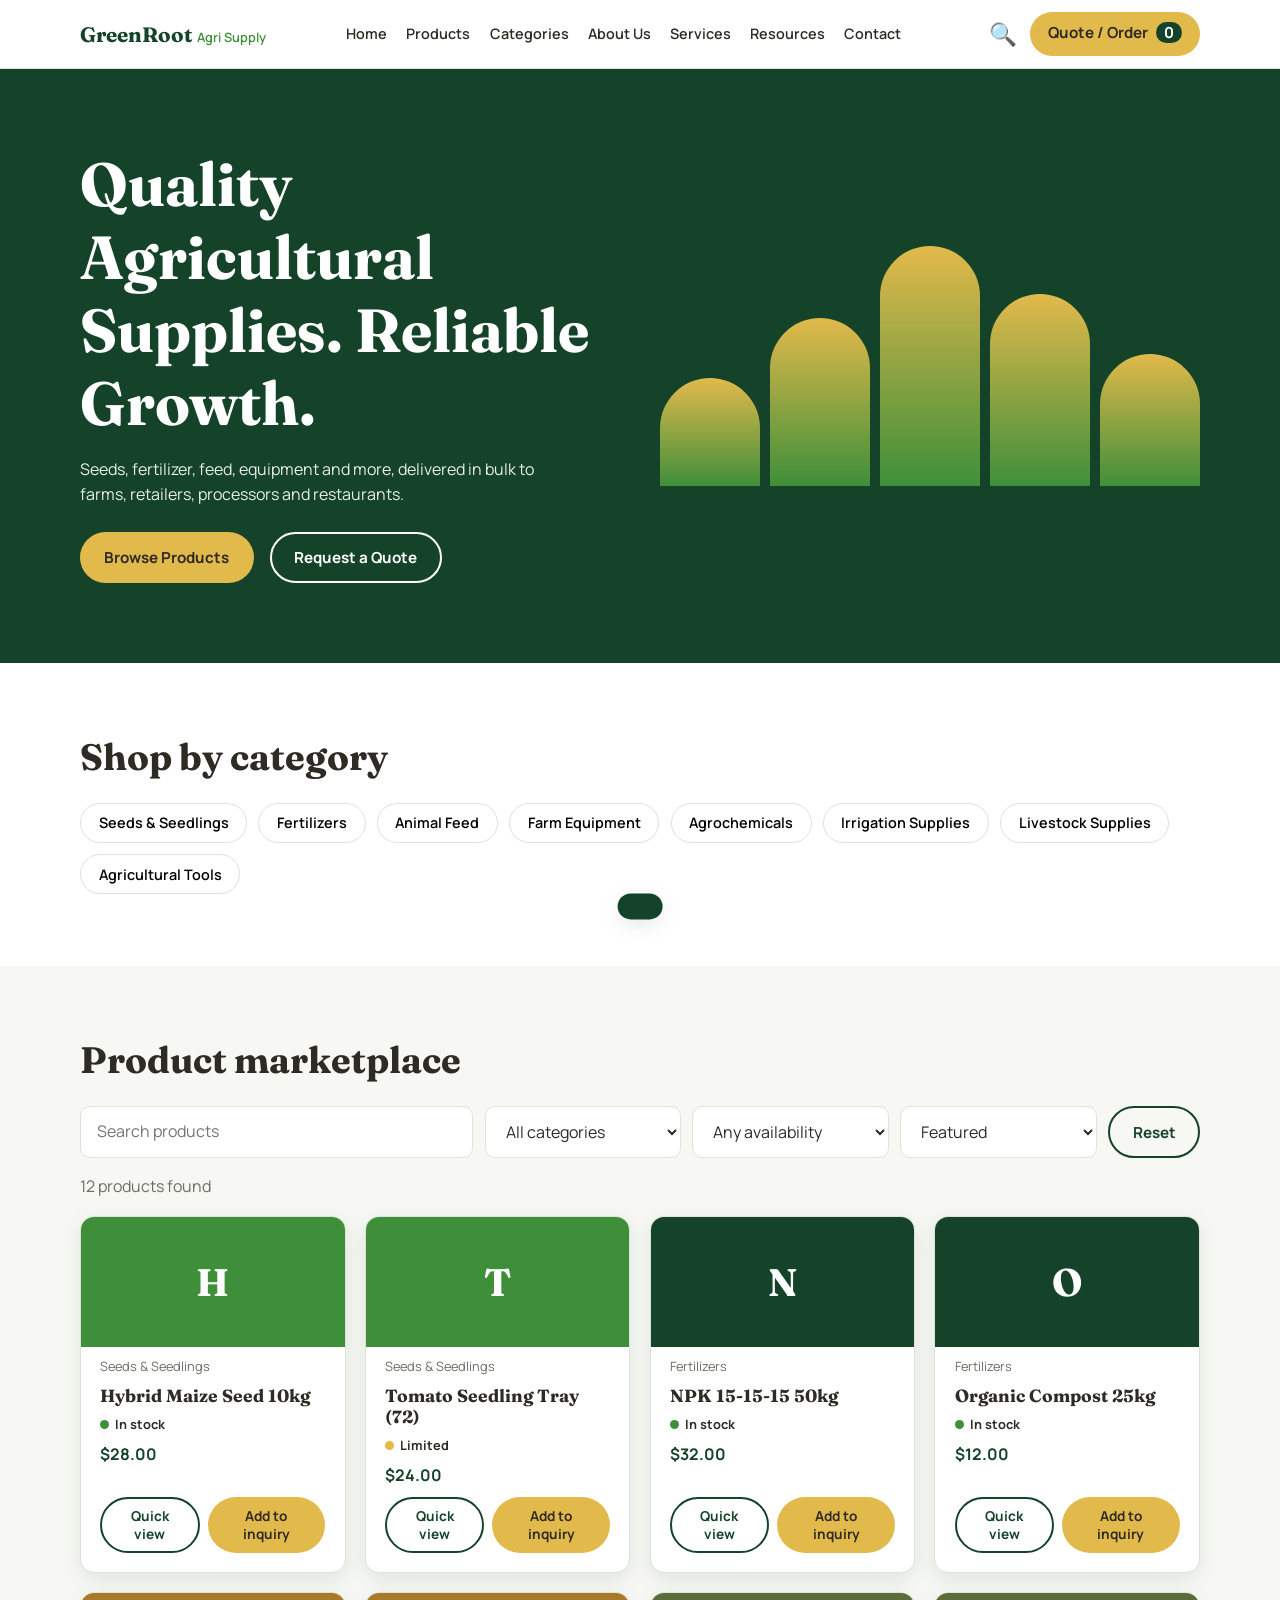
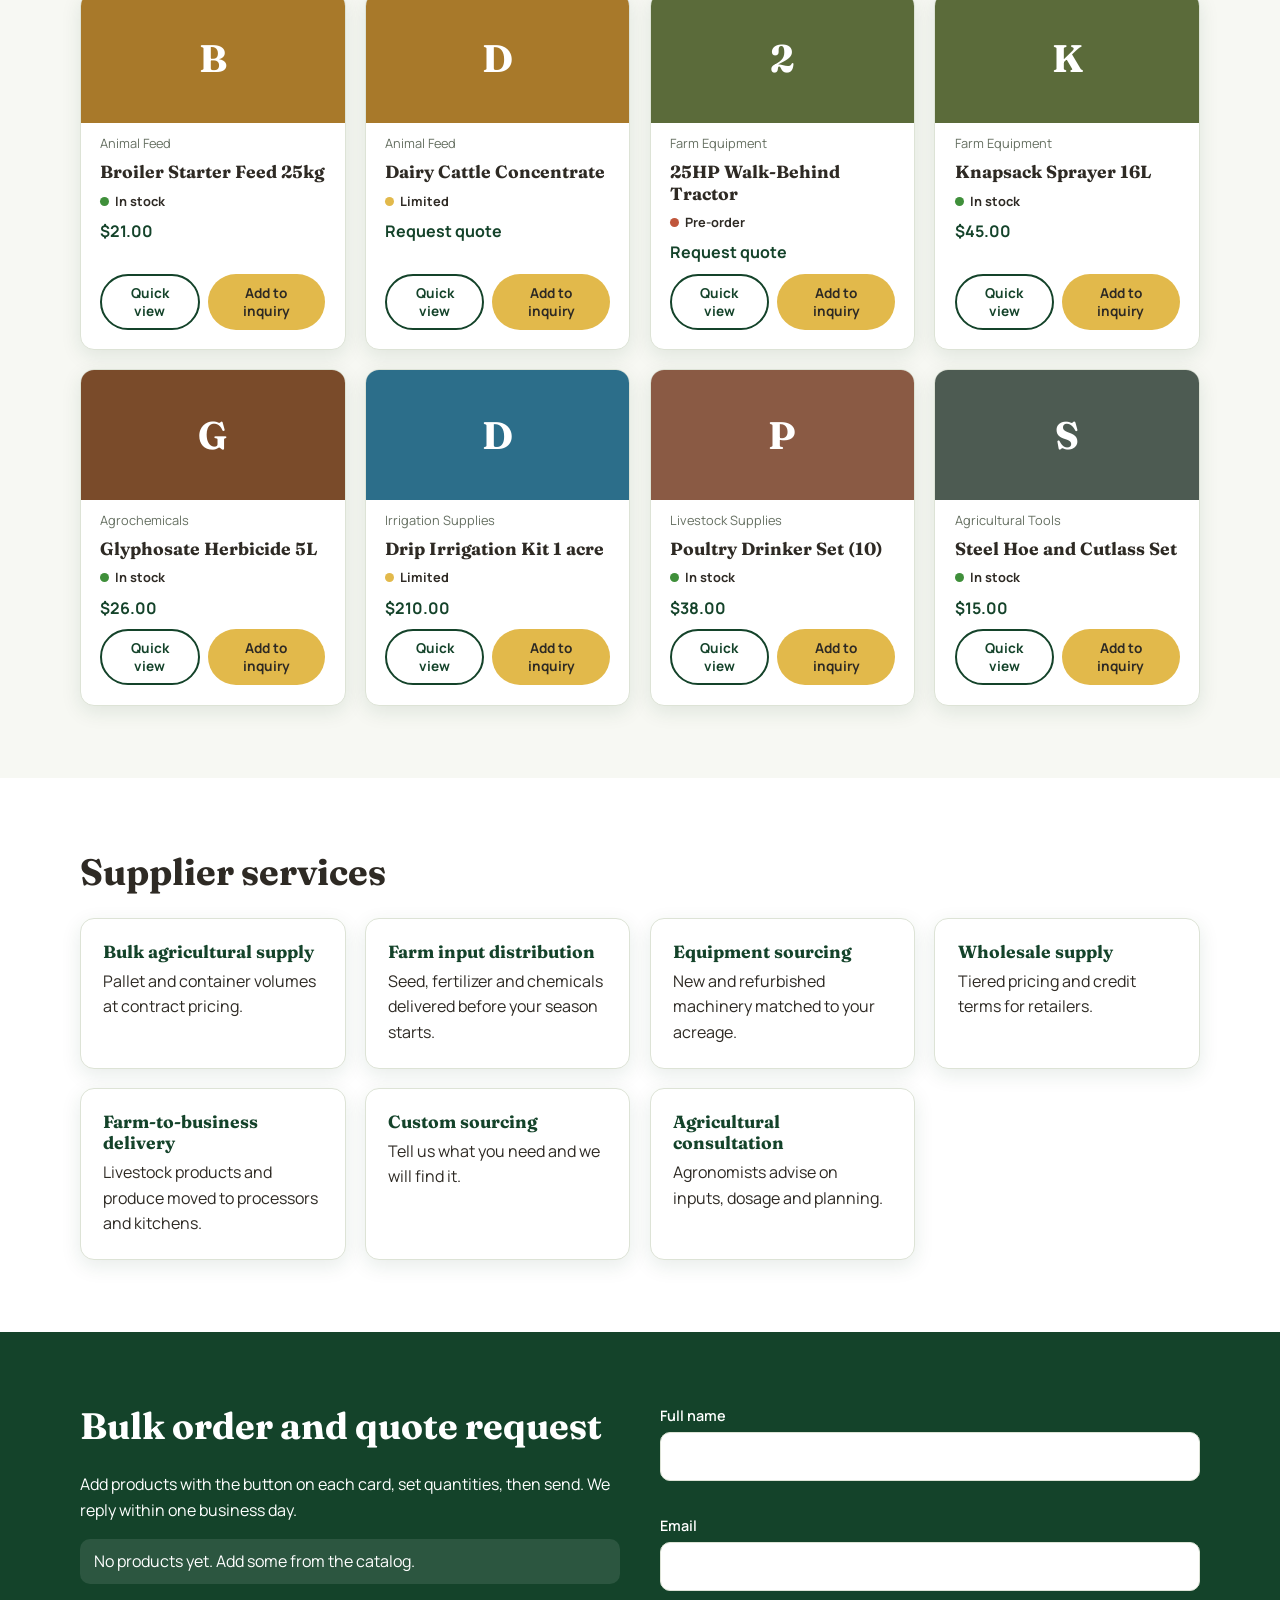
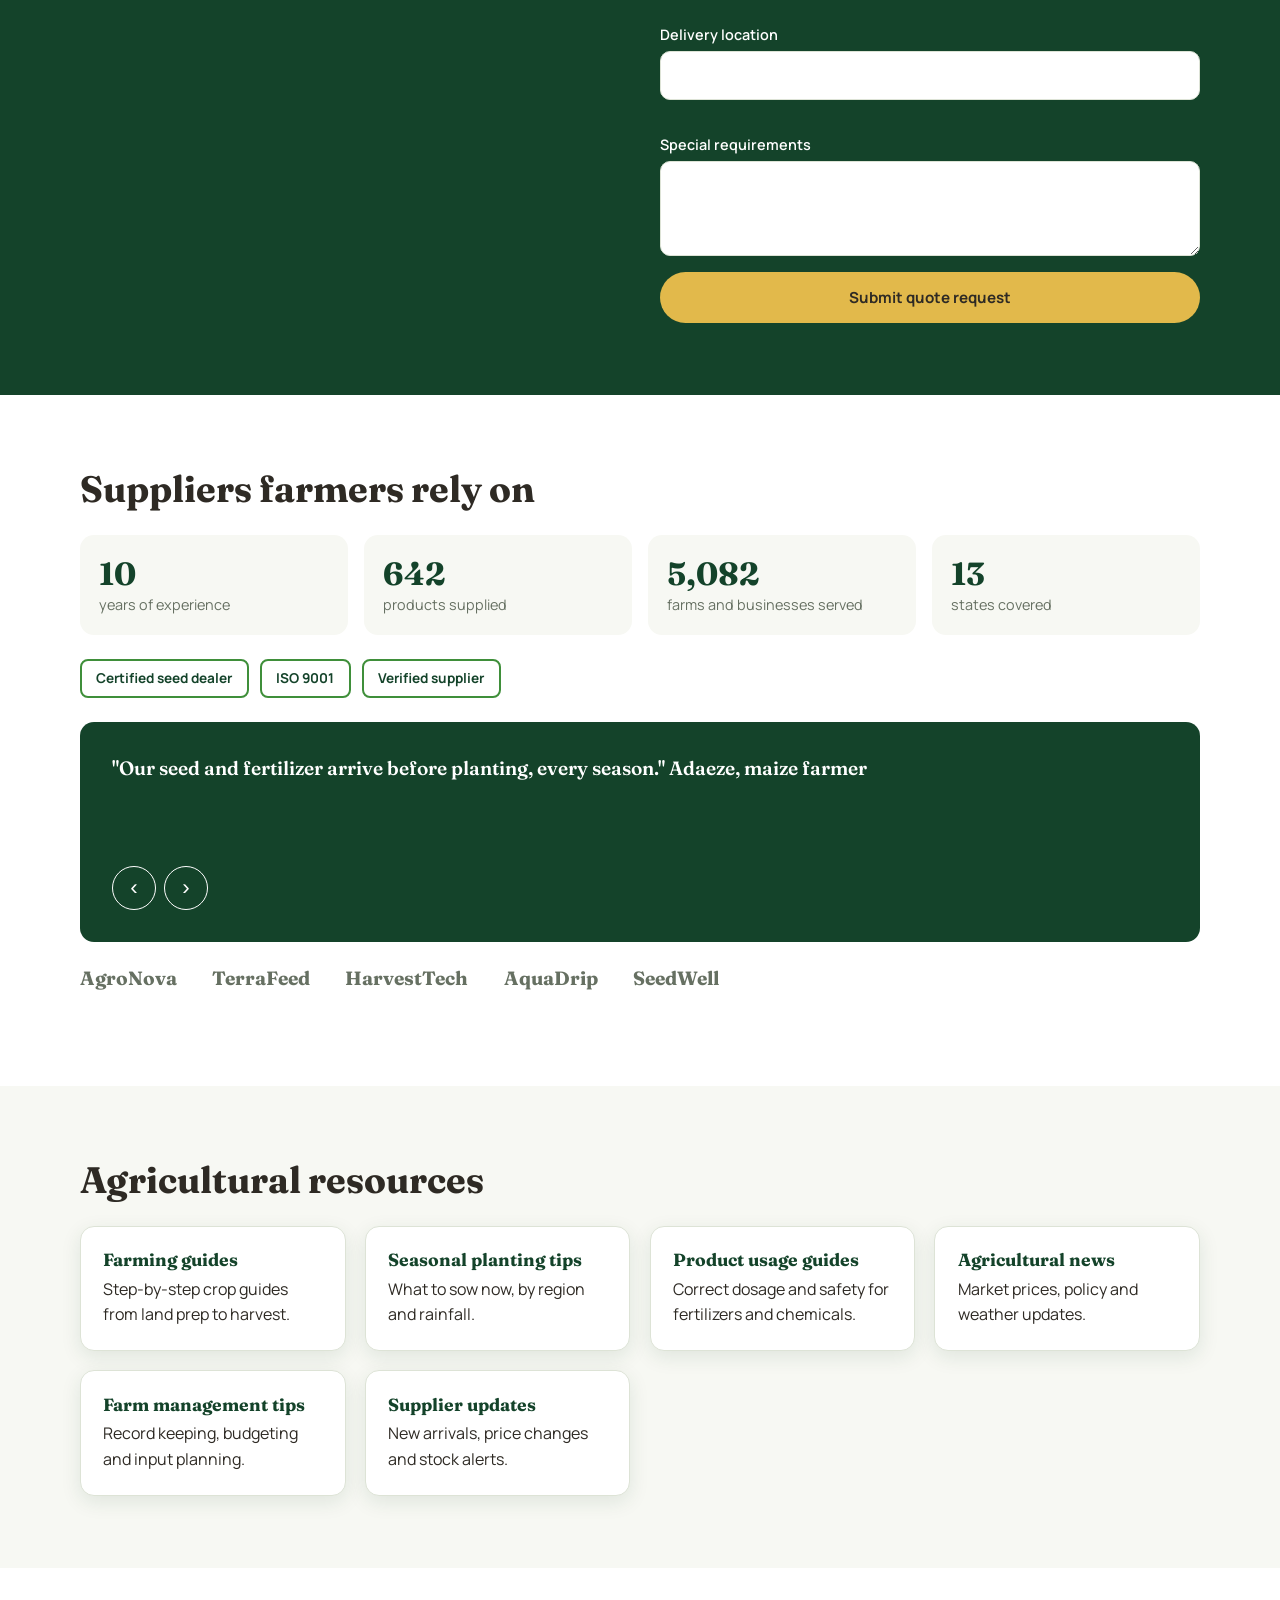
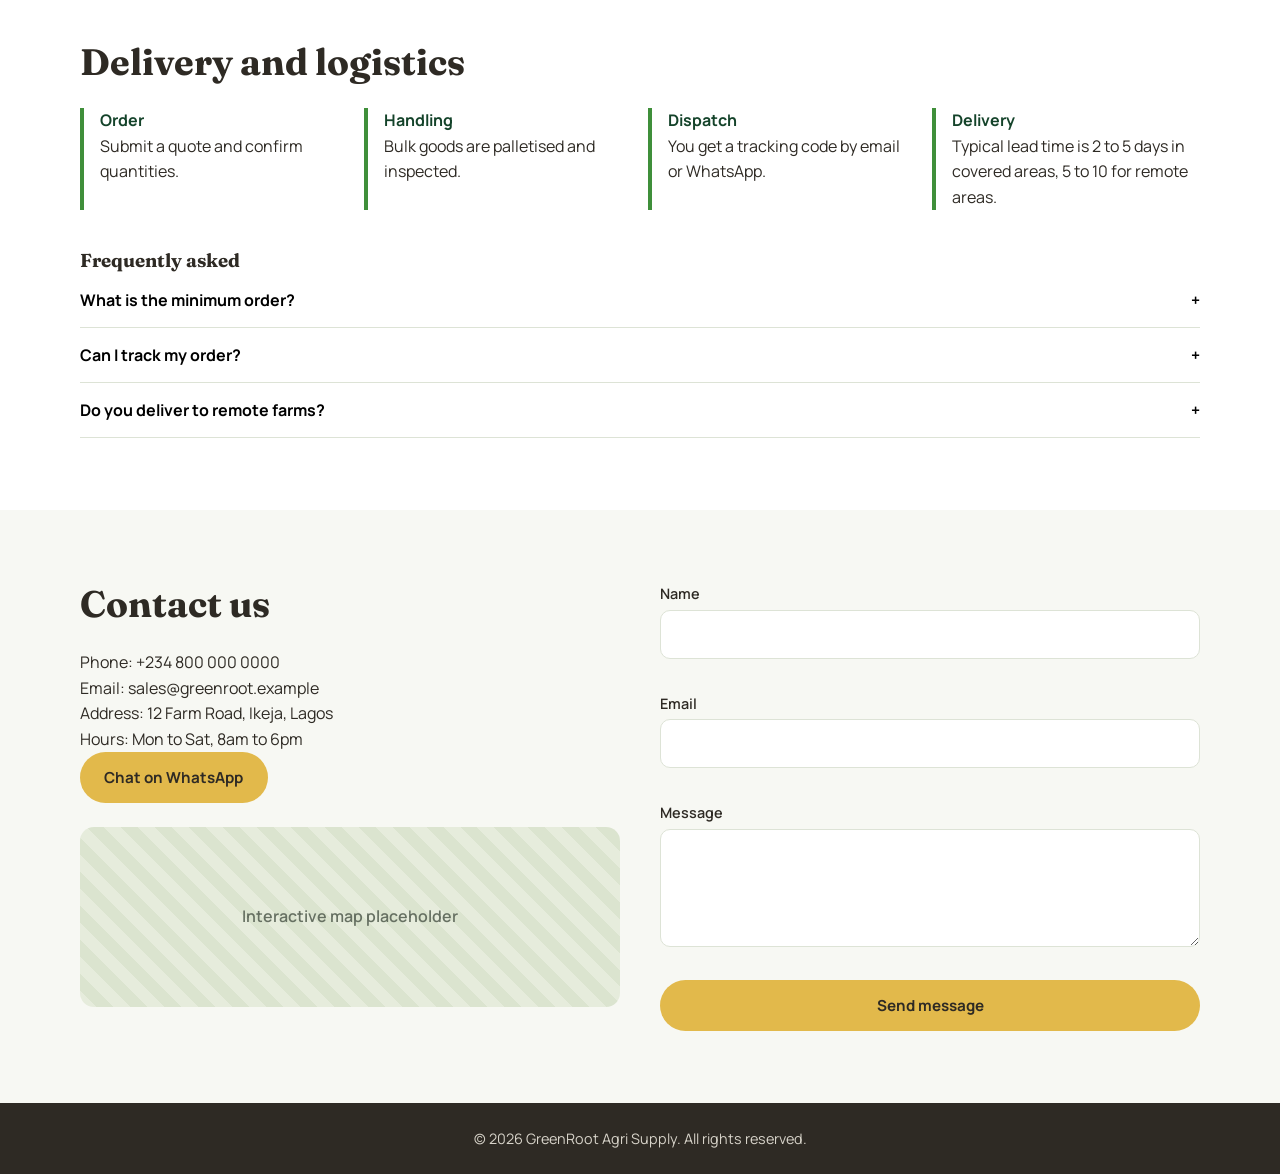
<file: index.html>
<!DOCTYPE html>
<html lang="en">
  <head>
    <meta charset="UTF-8">
    <meta name="viewport" content="width=device-width, initial-scale=1">
    <title>GreenRoot Agri Supply | Quality Agricultural Supplies</title>
    <link rel="preconnect" href="https://fonts.googleapis.com">
    <link href="https://fonts.googleapis.com/css2?family=Fraunces:wght@600;700&family=Manrope:wght@400;600;700&display=swap" rel="stylesheet">
    <link rel="stylesheet" href="style.css">
  </head>
  <body>

    <header class="site-header">
      <div class="container nav">
        <a href="#home" class="logo">GreenRoot <span>Agri Supply</span></a>
        <button class="nav-toggle" aria-label="Toggle menu" aria-expanded="false">&#9776;</button>
        <nav class="nav-links" id="nav-links" aria-label="Main">
          <a href="#home">Home</a>
          <a href="#products">Products</a>
          <a href="#categories">Categories</a>
          <a href="#about">About Us</a>
          <a href="#services">Services</a>
          <a href="#resources">Resources</a>
          <a href="#contact">Contact</a>
        </nav>
        <div class="nav-actions">
          <button class="icon-btn" id="search-btn" aria-label="Search products">&#128269;</button>
          <a href="#quote" class="btn btn-accent">Quote / Order <b id="cart-count">0</b>
          </a>
        </div>
      </div>
    </header>

    <main>

      <section class="hero" id="home">
        <div class="container hero-grid">
          <div>
            <h1>Quality Agricultural Supplies. Reliable Growth.</h1>
            <p>Seeds, fertilizer, feed, equipment and more, delivered in bulk to farms, retailers, processors and restaurants.</p>
            <div class="btn-row">
              <a href="#products" class="btn btn-accent">Browse Products</a>
              <a href="#quote" class="btn btn-ghost">Request a Quote</a>
            </div>
          </div>
          <div class="hero-art" aria-hidden="true">
            <i></i>
            <i></i>
            <i></i>
            <i></i>
            <i></i>
          </div>
        </div>
      </section>

      <section class="section" id="categories">
        <div class="container">
          <h2>Shop by category</h2>
          <div class="chips" id="category-chips"></div>
        </div>
      </section>

      <section class="section alt" id="products">
        <div class="container">
          <h2>Product marketplace</h2>
          <div class="toolbar">
            <input type="search" id="search-input" placeholder="Search products" aria-label="Search products">
            <select id="category-filter" aria-label="Category"></select>
            <select id="availability-filter" aria-label="Availability">
              <option value="all">Any availability</option>
              <option value="In stock">In stock</option>
              <option value="Limited">Limited</option>
              <option value="Pre-order">Pre-order</option>
            </select>
            <select id="sort-select" aria-label="Sort">
              <option value="featured">Featured</option>
              <option value="name">Name A-Z</option>
              <option value="price-asc">Price: low to high</option>
              <option value="price-desc">Price: high to low</option>
            </select>
            <button class="btn btn-ghost dark" id="reset-filters">Reset</button>
          </div>
          <p id="result-count" class="muted" aria-live="polite"></p>
          <div class="grid" id="product-grid"></div>
        </div>
      </section>

      <section class="section" id="services">
        <div class="container">
          <h2>Supplier services</h2>
          <div class="grid services">
            <article class="card">
              <h3>Bulk agricultural supply</h3>
              <p>Pallet and container volumes at contract pricing.</p>
            </article>
            <article class="card">
              <h3>Farm input distribution</h3>
              <p>Seed, fertilizer and chemicals delivered before your season starts.</p>
            </article>
            <article class="card">
              <h3>Equipment sourcing</h3>
              <p>New and refurbished machinery matched to your acreage.</p>
            </article>
            <article class="card">
              <h3>Wholesale supply</h3>
              <p>Tiered pricing and credit terms for retailers.</p>
            </article>
            <article class="card">
              <h3>Farm-to-business delivery</h3>
              <p>Livestock products and produce moved to processors and kitchens.</p>
            </article>
            <article class="card">
              <h3>Custom sourcing</h3>
              <p>Tell us what you need and we will find it.</p>
            </article>
            <article class="card">
              <h3>Agricultural consultation</h3>
              <p>Agronomists advise on inputs, dosage and planning.</p>
            </article>
          </div>
        </div>
      </section>

      <section class="section green" id="quote">
        <div class="container quote-wrap">
          <div>
            <h2>Bulk order and quote request</h2>
            <p>Add products with the button on each card, set quantities, then send. We reply within one business day.</p>
            <ul id="inquiry-list" class="inquiry-list"></ul>
          </div>
          <form id="quote-form" class="form" novalidate>
            <label>Full name<input name="name" required>
              <small class="error"></small>
            </label>
            <label>Email<input name="email" type="email" required>
              <small class="error"></small>
            </label>
            <label>Delivery location<input name="location" required>
              <small class="error"></small>
            </label>
            <label>Special requirements<textarea name="notes" rows="3"></textarea>
            </label>
            <button class="btn btn-accent" type="submit">Submit quote request</button>
            <p id="quote-confirmation" class="confirmation" hidden></p>
          </form>
        </div>
      </section>

      <section class="section" id="about">
        <div class="container">
          <h2>Suppliers farmers rely on</h2>
          <div class="stats">
            <div>
              <strong data-count="18">0</strong>years of experience</div>
            <div>
              <strong data-count="1200">0</strong>products supplied</div>
            <div>
              <strong data-count="9500">0</strong>farms and businesses served</div>
            <div>
              <strong data-count="24">0</strong>states covered</div>
          </div>
          <div class="badges">
            <span>Certified seed dealer</span>
            <span>ISO 9001</span>
            <span>Verified supplier</span>
          </div>
          <div class="slider" id="testimonials" aria-live="polite">
            <blockquote></blockquote>
            <div class="slider-controls">
              <button aria-label="Previous">&lsaquo;</button>
              <button aria-label="Next">&rsaquo;</button>
            </div>
          </div>
          <div class="partners">
            <span>AgroNova</span>
            <span>TerraFeed</span>
            <span>HarvestTech</span>
            <span>AquaDrip</span>
            <span>SeedWell</span>
          </div>
        </div>
      </section>

      <section class="section alt" id="resources">
        <div class="container">
          <h2>Agricultural resources</h2>
          <div class="grid services">
            <article class="card">
              <h3>Farming guides</h3>
              <p>Step-by-step crop guides from land prep to harvest.</p>
            </article>
            <article class="card">
              <h3>Seasonal planting tips</h3>
              <p>What to sow now, by region and rainfall.</p>
            </article>
            <article class="card">
              <h3>Product usage guides</h3>
              <p>Correct dosage and safety for fertilizers and chemicals.</p>
            </article>
            <article class="card">
              <h3>Agricultural news</h3>
              <p>Market prices, policy and weather updates.</p>
            </article>
            <article class="card">
              <h3>Farm management tips</h3>
              <p>Record keeping, budgeting and input planning.</p>
            </article>
            <article class="card">
              <h3>Supplier updates</h3>
              <p>New arrivals, price changes and stock alerts.</p>
            </article>
          </div>
        </div>
      </section>

      <section class="section" id="delivery">
        <div class="container">
          <h2>Delivery and logistics</h2>
          <ol class="steps">
            <li>
              <b>Order</b>Submit a quote and confirm quantities.</li>
            <li>
              <b>Handling</b>Bulk goods are palletised and inspected.</li>
            <li>
              <b>Dispatch</b>You get a tracking code by email or WhatsApp.</li>
            <li>
              <b>Delivery</b>Typical lead time is 2 to 5 days in covered areas, 5 to 10 for remote areas.</li>
          </ol>
          <h3>Frequently asked</h3>
          <div class="faq">
            <button class="faq-q" aria-expanded="false">What is the minimum order?</button>
            <div class="faq-a">
              <p>Retail packs have no minimum. Wholesale pricing starts at 1 pallet.</p>
            </div>
            <button class="faq-q" aria-expanded="false">Can I track my order?</button>
            <div class="faq-a">
              <p>Yes. Each dispatch includes a tracking code with live status updates.</p>
            </div>
            <button class="faq-q" aria-expanded="false">Do you deliver to remote farms?</button>
            <div class="faq-a">
              <p>Yes. Remote delivery adds 3 to 5 days and is quoted per route.</p>
            </div>
          </div>
        </div>
      </section>

      <section class="section alt" id="contact">
        <div class="container contact-grid">
          <div>
            <h2>Contact us</h2>
            <p>Phone: +234 800 000 0000<br>
              Email: sales@greenroot.example<br>
              Address: 12 Farm Road, Ikeja, Lagos<br>
              Hours: Mon to Sat, 8am to 6pm</p>
            <a class="btn btn-accent" href="https://wa.me/2348000000000" target="_blank" rel="noopener">Chat on WhatsApp</a>
            <div class="map-placeholder">Interactive map placeholder</div>
          </div>
          <form id="contact-form" class="form" novalidate>
            <label>Name<input name="name" required>
              <small class="error"></small>
            </label>
            <label>Email<input name="email" type="email" required>
              <small class="error"></small>
            </label>
            <label>Message<textarea name="message" rows="4" required></textarea>
              <small class="error"></small>
            </label>
            <button class="btn btn-accent" type="submit">Send message</button>
          </form>
        </div>
      </section>
    </main>

    <footer class="site-footer">
      <div class="container">&copy; 2026 GreenRoot Agri Supply. All rights reserved.</div>
    </footer>
    <div class="modal" id="modal" role="dialog" aria-modal="true" aria-labelledby="modal-title" hidden>
      <div class="modal-box">
        <button class="modal-close" aria-label="Close">&times;</button>
        <div id="modal-content"></div>
      </div>
    </div>
    <div class="toast" id="toast" role="status" aria-live="polite"></div>

    <script src="script.js"></script>
  </body>
</html>
</file>
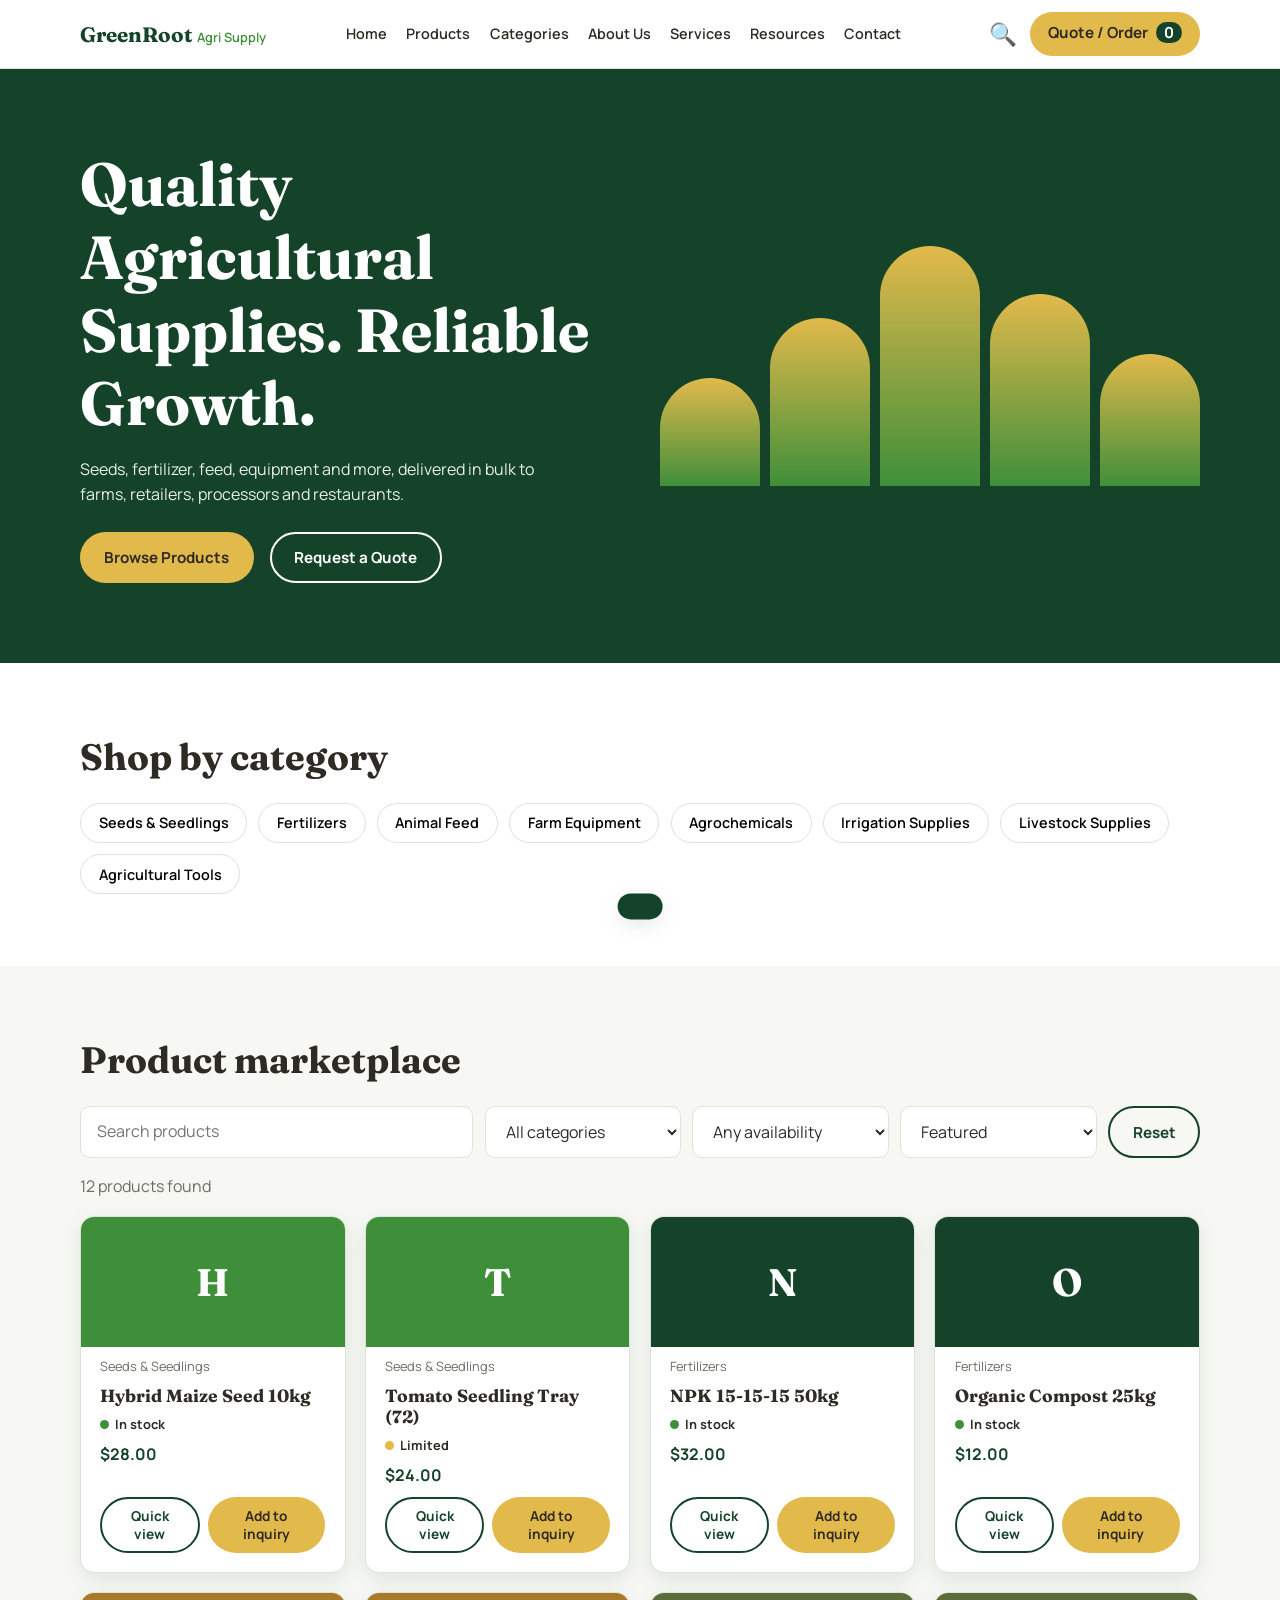
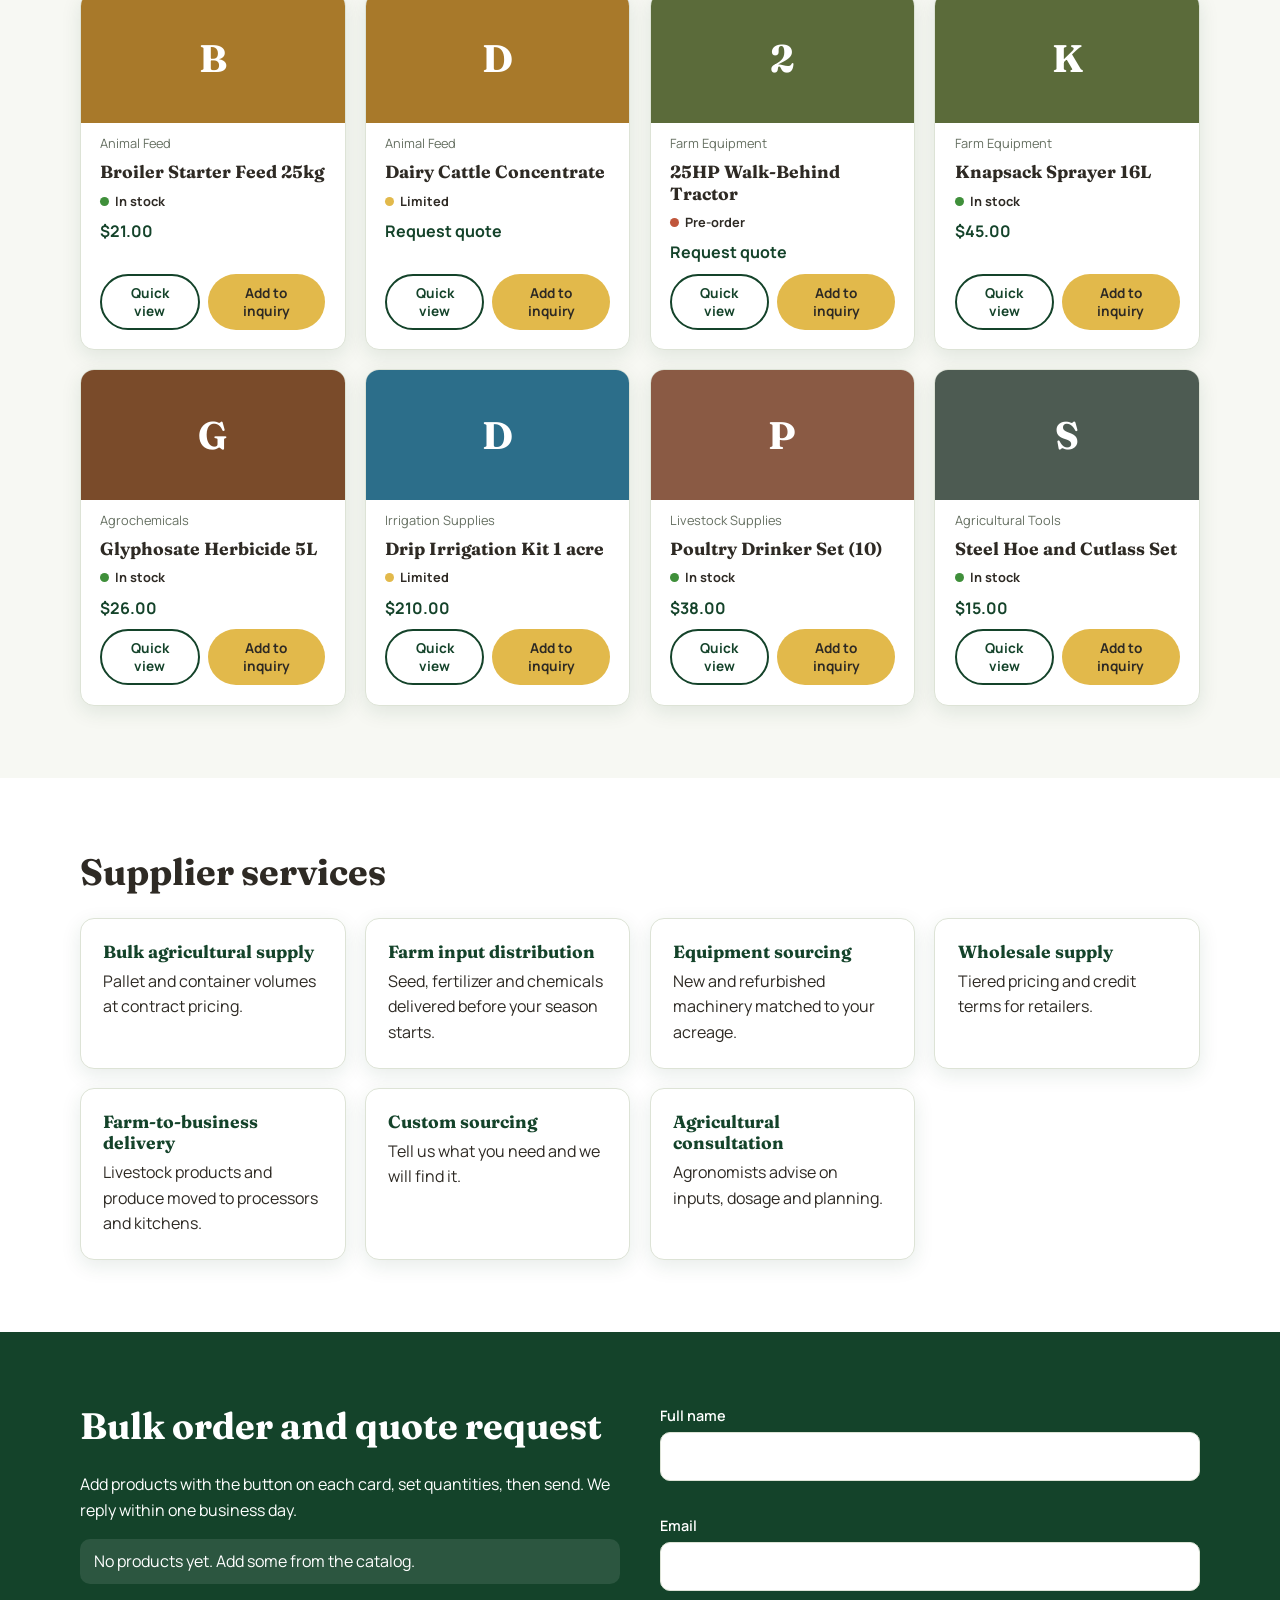
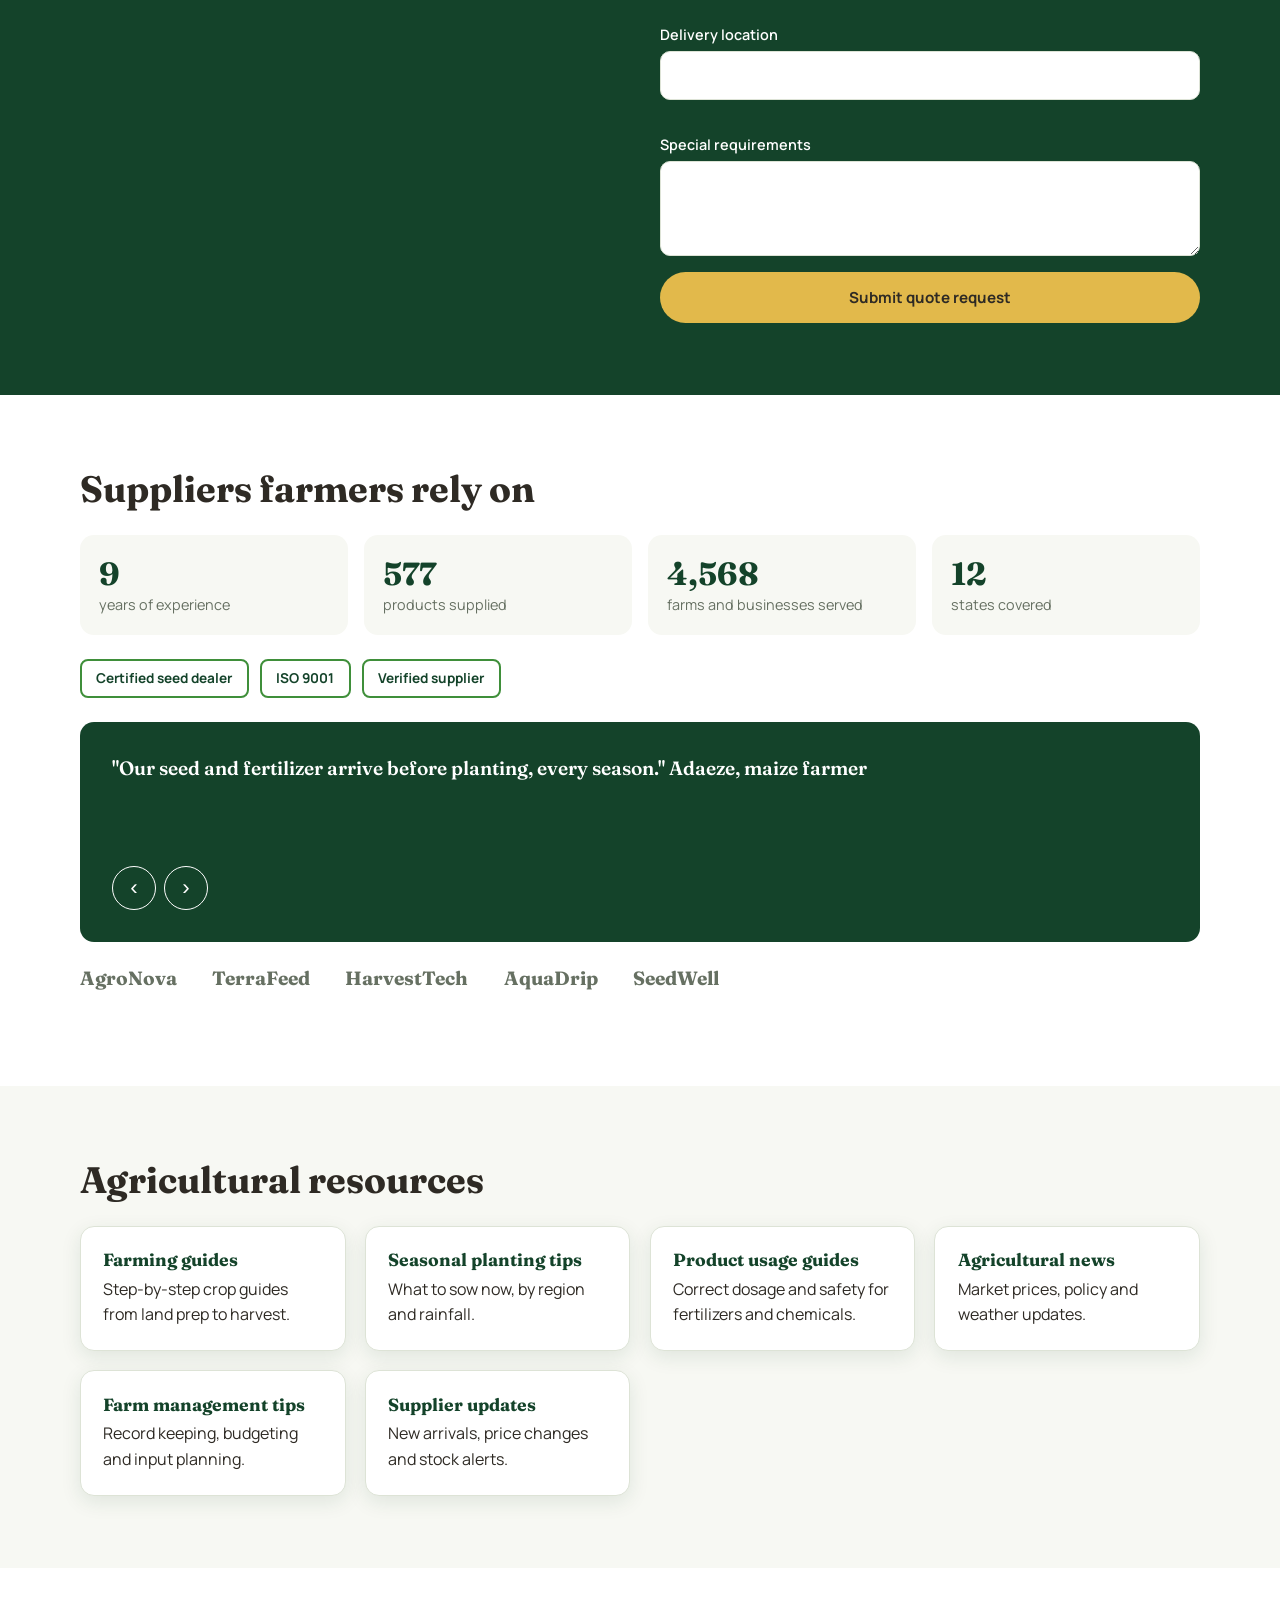
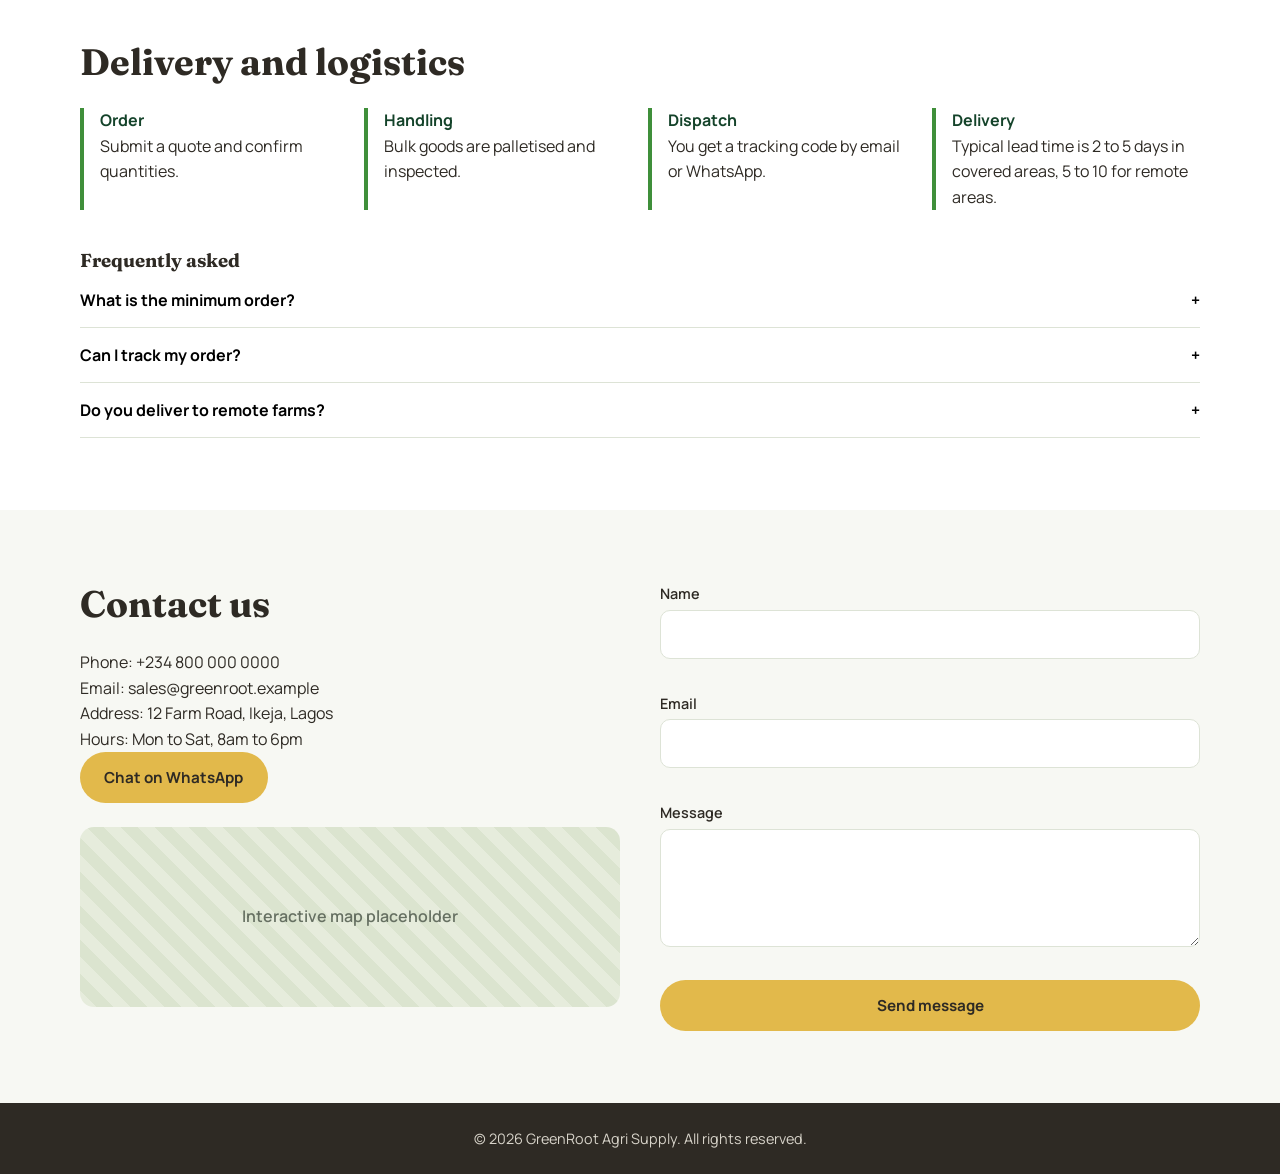
<file: agriculture.html>
<!DOCTYPE html>
<html lang="en">
  <head>
    <meta charset="UTF-8">
    <meta name="viewport" content="width=device-width, initial-scale=1">
    <title>GreenRoot Agri Supply | Quality Agricultural Supplies</title>
    <link rel="preconnect" href="https://fonts.googleapis.com">
    <link href="https://fonts.googleapis.com/css2?family=Fraunces:wght@600;700&family=Manrope:wght@400;600;700&display=swap" rel="stylesheet">
    <link rel="stylesheet" href="style.css">
  </head>
  <body>

    <header class="site-header">
      <div class="container nav">
        <a href="#home" class="logo">GreenRoot <span>Agri Supply</span></a>
        <button class="nav-toggle" aria-label="Toggle menu" aria-expanded="false">&#9776;</button>
        <nav class="nav-links" id="nav-links" aria-label="Main">
          <a href="#home">Home</a>
          <a href="#products">Products</a>
          <a href="#categories">Categories</a>
          <a href="#about">About Us</a>
          <a href="#services">Services</a>
          <a href="#resources">Resources</a>
          <a href="#contact">Contact</a>
        </nav>
        <div class="nav-actions">
          <button class="icon-btn" id="search-btn" aria-label="Search products">&#128269;</button>
          <a href="#quote" class="btn btn-accent">Quote / Order <b id="cart-count">0</b>
          </a>
        </div>
      </div>
    </header>

    <main>

      <section class="hero" id="home">
        <div class="container hero-grid">
          <div>
            <h1>Quality Agricultural Supplies. Reliable Growth.</h1>
            <p>Seeds, fertilizer, feed, equipment and more, delivered in bulk to farms, retailers, processors and restaurants.</p>
            <div class="btn-row">
              <a href="#products" class="btn btn-accent">Browse Products</a>
              <a href="#quote" class="btn btn-ghost">Request a Quote</a>
            </div>
          </div>
          <div class="hero-art" aria-hidden="true">
            <i></i>
            <i></i>
            <i></i>
            <i></i>
            <i></i>
          </div>
        </div>
      </section>

      <section class="section" id="categories">
        <div class="container">
          <h2>Shop by category</h2>
          <div class="chips" id="category-chips"></div>
        </div>
      </section>

      <section class="section alt" id="products">
        <div class="container">
          <h2>Product marketplace</h2>
          <div class="toolbar">
            <input type="search" id="search-input" placeholder="Search products" aria-label="Search products">
            <select id="category-filter" aria-label="Category"></select>
            <select id="availability-filter" aria-label="Availability">
              <option value="all">Any availability</option>
              <option value="In stock">In stock</option>
              <option value="Limited">Limited</option>
              <option value="Pre-order">Pre-order</option>
            </select>
            <select id="sort-select" aria-label="Sort">
              <option value="featured">Featured</option>
              <option value="name">Name A-Z</option>
              <option value="price-asc">Price: low to high</option>
              <option value="price-desc">Price: high to low</option>
            </select>
            <button class="btn btn-ghost dark" id="reset-filters">Reset</button>
          </div>
          <p id="result-count" class="muted" aria-live="polite"></p>
          <div class="grid" id="product-grid"></div>
        </div>
      </section>

      <section class="section" id="services">
        <div class="container">
          <h2>Supplier services</h2>
          <div class="grid services">
            <article class="card">
              <h3>Bulk agricultural supply</h3>
              <p>Pallet and container volumes at contract pricing.</p>
            </article>
            <article class="card">
              <h3>Farm input distribution</h3>
              <p>Seed, fertilizer and chemicals delivered before your season starts.</p>
            </article>
            <article class="card">
              <h3>Equipment sourcing</h3>
              <p>New and refurbished machinery matched to your acreage.</p>
            </article>
            <article class="card">
              <h3>Wholesale supply</h3>
              <p>Tiered pricing and credit terms for retailers.</p>
            </article>
            <article class="card">
              <h3>Farm-to-business delivery</h3>
              <p>Livestock products and produce moved to processors and kitchens.</p>
            </article>
            <article class="card">
              <h3>Custom sourcing</h3>
              <p>Tell us what you need and we will find it.</p>
            </article>
            <article class="card">
              <h3>Agricultural consultation</h3>
              <p>Agronomists advise on inputs, dosage and planning.</p>
            </article>
          </div>
        </div>
      </section>

      <section class="section green" id="quote">
        <div class="container quote-wrap">
          <div>
            <h2>Bulk order and quote request</h2>
            <p>Add products with the button on each card, set quantities, then send. We reply within one business day.</p>
            <ul id="inquiry-list" class="inquiry-list"></ul>
          </div>
          <form id="quote-form" class="form" novalidate>
            <label>Full name<input name="name" required>
              <small class="error"></small>
            </label>
            <label>Email<input name="email" type="email" required>
              <small class="error"></small>
            </label>
            <label>Delivery location<input name="location" required>
              <small class="error"></small>
            </label>
            <label>Special requirements<textarea name="notes" rows="3"></textarea>
            </label>
            <button class="btn btn-accent" type="submit">Submit quote request</button>
            <p id="quote-confirmation" class="confirmation" hidden></p>
          </form>
        </div>
      </section>

      <section class="section" id="about">
        <div class="container">
          <h2>Suppliers farmers rely on</h2>
          <div class="stats">
            <div>
              <strong data-count="18">0</strong>years of experience</div>
            <div>
              <strong data-count="1200">0</strong>products supplied</div>
            <div>
              <strong data-count="9500">0</strong>farms and businesses served</div>
            <div>
              <strong data-count="24">0</strong>states covered</div>
          </div>
          <div class="badges">
            <span>Certified seed dealer</span>
            <span>ISO 9001</span>
            <span>Verified supplier</span>
          </div>
          <div class="slider" id="testimonials" aria-live="polite">
            <blockquote></blockquote>
            <div class="slider-controls">
              <button aria-label="Previous">&lsaquo;</button>
              <button aria-label="Next">&rsaquo;</button>
            </div>
          </div>
          <div class="partners">
            <span>AgroNova</span>
            <span>TerraFeed</span>
            <span>HarvestTech</span>
            <span>AquaDrip</span>
            <span>SeedWell</span>
          </div>
        </div>
      </section>

      <section class="section alt" id="resources">
        <div class="container">
          <h2>Agricultural resources</h2>
          <div class="grid services">
            <article class="card">
              <h3>Farming guides</h3>
              <p>Step-by-step crop guides from land prep to harvest.</p>
            </article>
            <article class="card">
              <h3>Seasonal planting tips</h3>
              <p>What to sow now, by region and rainfall.</p>
            </article>
            <article class="card">
              <h3>Product usage guides</h3>
              <p>Correct dosage and safety for fertilizers and chemicals.</p>
            </article>
            <article class="card">
              <h3>Agricultural news</h3>
              <p>Market prices, policy and weather updates.</p>
            </article>
            <article class="card">
              <h3>Farm management tips</h3>
              <p>Record keeping, budgeting and input planning.</p>
            </article>
            <article class="card">
              <h3>Supplier updates</h3>
              <p>New arrivals, price changes and stock alerts.</p>
            </article>
          </div>
        </div>
      </section>

      <section class="section" id="delivery">
        <div class="container">
          <h2>Delivery and logistics</h2>
          <ol class="steps">
            <li>
              <b>Order</b>Submit a quote and confirm quantities.</li>
            <li>
              <b>Handling</b>Bulk goods are palletised and inspected.</li>
            <li>
              <b>Dispatch</b>You get a tracking code by email or WhatsApp.</li>
            <li>
              <b>Delivery</b>Typical lead time is 2 to 5 days in covered areas, 5 to 10 for remote areas.</li>
          </ol>
          <h3>Frequently asked</h3>
          <div class="faq">
            <button class="faq-q" aria-expanded="false">What is the minimum order?</button>
            <div class="faq-a">
              <p>Retail packs have no minimum. Wholesale pricing starts at 1 pallet.</p>
            </div>
            <button class="faq-q" aria-expanded="false">Can I track my order?</button>
            <div class="faq-a">
              <p>Yes. Each dispatch includes a tracking code with live status updates.</p>
            </div>
            <button class="faq-q" aria-expanded="false">Do you deliver to remote farms?</button>
            <div class="faq-a">
              <p>Yes. Remote delivery adds 3 to 5 days and is quoted per route.</p>
            </div>
          </div>
        </div>
      </section>

      <section class="section alt" id="contact">
        <div class="container contact-grid">
          <div>
            <h2>Contact us</h2>
            <p>Phone: +234 800 000 0000<br>
              Email: sales@greenroot.example<br>
              Address: 12 Farm Road, Ikeja, Lagos<br>
              Hours: Mon to Sat, 8am to 6pm</p>
            <a class="btn btn-accent" href="https://wa.me/2348000000000" target="_blank" rel="noopener">Chat on WhatsApp</a>
            <div class="map-placeholder">Interactive map placeholder</div>
          </div>
          <form id="contact-form" class="form" novalidate>
            <label>Name<input name="name" required>
              <small class="error"></small>
            </label>
            <label>Email<input name="email" type="email" required>
              <small class="error"></small>
            </label>
            <label>Message<textarea name="message" rows="4" required></textarea>
              <small class="error"></small>
            </label>
            <button class="btn btn-accent" type="submit">Send message</button>
          </form>
        </div>
      </section>
    </main>

    <footer class="site-footer">
      <div class="container">&copy; 2026 GreenRoot Agri Supply. All rights reserved.</div>
    </footer>
    <div class="modal" id="modal" role="dialog" aria-modal="true" aria-labelledby="modal-title" hidden>
      <div class="modal-box">
        <button class="modal-close" aria-label="Close">&times;</button>
        <div id="modal-content"></div>
      </div>
    </div>
    <div class="toast" id="toast" role="status" aria-live="polite"></div>

    <script src="script.js"></script>
  </body>
</html>
</file>
<file: style.css>
/* ===== Tokens ===== */
:root {
  --forest: #14432a;
  --leaf: #3f8f3a;
  --wheat: #e2b94b;
  --soil: #2e2a24;
  --paper: #f7f8f3;
  --white: #fff;
  --line: #dde3d6;
  --muted: #667062;
  --radius: 14px;
  --shadow: 0 6px 20px rgba(20, 67, 42, .1);
  --font-head: "Fraunces", Georgia, serif;
  --font-body: "Manrope", system-ui, sans-serif;
}

/* ===== Base ===== */
* {
  box-sizing: border-box;
  margin: 0;
}

html {
  scroll-behavior: smooth;
  scroll-padding-top: 72px;
}

body {
  font-family: var(--font-body);
  color: var(--soil);
  background: var(--white);
  line-height: 1.6;
}

h1,
h2,
h3 {
  font-family: var(--font-head);
  line-height: 1.2;
}

h1 {
  font-size: clamp(2.2rem, 6vw, 3.8rem);
}

h2 {
  font-size: clamp(1.6rem, 4vw, 2.3rem);
  margin-bottom: 1.5rem;
}

a {
  color: inherit;
  text-decoration: none;
}

:focus-visible {
  outline: 3px solid var(--wheat);
  outline-offset: 2px;
}

.container {
  width: min(1120px, 92%);
  margin-inline: auto;
}

.section {
  padding: 4.5rem 0;
}

.alt {
  background: var(--paper);
}

.green {
  background: var(--forest);
  color: var(--white);
}

.muted {
  color: var(--muted);
  margin-bottom: 1rem;
}

/* ===== Buttons ===== */
.btn {
  display: inline-block;
  padding: .8rem 1.4rem;
  border-radius: 999px;
  border: 2px solid transparent;
  font: 700 .95rem var(--font-body);
  cursor: pointer;
  transition: transform .2s, background .2s;
  min-height: 44px;
}

.btn:hover {
  transform: translateY(-2px);
}

.btn-accent {
  background: var(--wheat);
  color: var(--soil);
}

.btn-ghost {
  border-color: currentColor;
  background: transparent;
  color: var(--white);
}

.btn-ghost.dark {
  color: var(--forest);
}

.btn b {
  background: var(--forest);
  color: var(--white);
  border-radius: 999px;
  padding: 0 .5rem;
  margin-left: .3rem;
}

.btn-row {
  display: flex;
  gap: 1rem;
  flex-wrap: wrap;
  margin-top: 1.5rem;
}

/* ===== Header ===== */
.site-header {
  position: sticky;
  top: 0;
  z-index: 20;
  background: rgba(255, 255, 255, .95);
  backdrop-filter: blur(8px);
  border-bottom: 1px solid var(--line);
}

.nav {
  display: flex;
  align-items: center;
  justify-content: space-between;
  gap: 1rem;
  min-height: 68px;
}

.logo {
  font: 700 1.3rem var(--font-head);
  color: var(--forest);
}

.logo span {
  font: 600 .8rem var(--font-body);
  color: var(--leaf);
}

.nav-links {
  display: none;
  position: absolute;
  top: 68px;
  left: 0;
  right: 0;
  background: var(--white);
  padding: 1rem 4%;
  flex-direction: column;
  gap: .8rem;
  border-bottom: 1px solid var(--line);
}

.nav-links.open {
  display: flex;
}

.nav-links a {
  font-weight: 600;
}

.nav-links a:hover {
  color: var(--leaf);
}

.nav-toggle,
.icon-btn {
  background: none;
  border: 0;
  font-size: 1.4rem;
  cursor: pointer;
  min-width: 44px;
  min-height: 44px;
}

.nav-actions {
  display: flex;
  align-items: center;
  gap: .3rem;
}

.nav-toggle {
  order: 3;
}

.nav-actions .btn {
  padding: .5rem 1rem;
}

/* ===== Hero ===== */
.hero {
  background: var(--forest);
  color: var(--white);
  padding: 5rem 0;
  overflow: hidden;
}

.hero-grid {
  display: grid;
  gap: 2.5rem;
  align-items: center;
}

.hero p {
  max-width: 46ch;
  margin-top: 1rem;
  opacity: .9;
}

.hero-art {
  display: flex;
  align-items: flex-end;
  gap: 10px;
  height: 240px;
}

.hero-art i {
  flex: 1;
  border-radius: 999px 999px 0 0;
  background: linear-gradient(var(--wheat), var(--leaf));
  transform-origin: bottom;
  animation: grow 1.2s ease-out both;
}

.hero-art i:nth-child(1) {
  height: 45%;
}

.hero-art i:nth-child(2) {
  height: 70%;
  animation-delay: .1s;
}

.hero-art i:nth-child(3) {
  height: 100%;
  animation-delay: .2s;
}

.hero-art i:nth-child(4) {
  height: 80%;
  animation-delay: .3s;
}

.hero-art i:nth-child(5) {
  height: 55%;
  animation-delay: .4s;
}

@keyframes grow {
  from {
    transform: scaleY(0);
  }
}

/* ===== Categories, toolbar, grids ===== */
.chips {
  display: flex;
  flex-wrap: wrap;
  gap: .7rem;
}

.chip {
  padding: .6rem 1.1rem;
  border: 1px solid var(--line);
  border-radius: 999px;
  background: var(--white);
  font: 600 .9rem var(--font-body);
  cursor: pointer;
}

.chip:hover,
.chip.active {
  background: var(--forest);
  color: var(--white);
}

.toolbar {
  display: grid;
  gap: .7rem;
  grid-template-columns: 1fr;
  margin-bottom: 1rem;
}

.toolbar input,
.toolbar select,
.form input,
.form textarea {
  padding: .75rem 1rem;
  border: 1px solid var(--line);
  border-radius: 10px;
  font: inherit;
  width: 100%;
  background: var(--white);
  color: var(--soil);
}

.grid {
  display: grid;
  gap: 1.2rem;
  grid-template-columns: repeat(auto-fill, minmax(250px, 1fr));
}

.card,
.product {
  background: var(--white);
  border: 1px solid var(--line);
  border-radius: var(--radius);
  box-shadow: var(--shadow);
  padding: 1.4rem;
}

.services .card h3 {
  font-size: 1.1rem;
  margin-bottom: .4rem;
  color: var(--forest);
}

/* ===== Product card ===== */
.product {
  display: flex;
  flex-direction: column;
  gap: .6rem;
  padding: 0;
  overflow: hidden;
}

.product-img {
  height: 130px;
  display: grid;
  place-items: center;
  font: 700 2.4rem var(--font-head);
  color: var(--white);
}

.product-body {
  padding: 0 1.2rem 1.2rem;
  display: flex;
  flex-direction: column;
  gap: .5rem;
  flex: 1;
}

.product h3 {
  font-size: 1.1rem;
}

.tag {
  font-size: .8rem;
  color: var(--muted);
}

.status {
  font-size: .8rem;
  font-weight: 700;
}

.status::before {
  content: "";
  display: inline-block;
  width: 9px;
  height: 9px;
  border-radius: 50%;
  margin-right: 6px;
  background: var(--leaf);
}

.status.limited::before {
  background: var(--wheat);
}

.status.pre-order::before {
  background: #c0563b;
}

.price {
  font-weight: 700;
  color: var(--forest);
}

.product .actions {
  display: flex;
  gap: .5rem;
  margin-top: auto;
}

.product .btn {
  padding: .5rem .9rem;
  font-size: .85rem;
}

/* ===== Quote and forms ===== */
.quote-wrap,
.contact-grid {
  display: grid;
  gap: 2.5rem;
}

.form {
  display: grid;
  gap: 1rem;
}

.form label {
  display: grid;
  gap: .3rem;
  font-weight: 600;
  font-size: .9rem;
}

.error {
  color: #b3261e;
  min-height: 1em;
}

.green .error {
  color: #ffb4a8;
}

.form .invalid {
  border-color: #b3261e;
}

.inquiry-list {
  list-style: none;
  padding: 0;
  margin-top: 1rem;
  display: grid;
  gap: .6rem;
}

.inquiry-list li {
  display: flex;
  align-items: center;
  gap: .6rem;
  background: rgba(255, 255, 255, .1);
  padding: .6rem .9rem;
  border-radius: 10px;
}

.inquiry-list span {
  flex: 1;
}

.inquiry-list input {
  width: 64px;
  padding: .3rem;
  border-radius: 6px;
  border: 0;
}

.inquiry-list button {
  background: none;
  border: 0;
  color: inherit;
  cursor: pointer;
  font-size: 1.2rem;
}

.confirmation {
  background: var(--wheat);
  color: var(--soil);
  padding: .8rem 1rem;
  border-radius: 10px;
  font-weight: 600;
}

/* ===== Trust ===== */
.stats {
  display: grid;
  grid-template-columns: repeat(2, 1fr);
  gap: 1rem;
}

.stats div {
  padding: 1.2rem;
  background: var(--paper);
  border-radius: var(--radius);
  font-size: .9rem;
  color: var(--muted);
}

.stats strong {
  display: block;
  font: 700 2rem var(--font-head);
  color: var(--forest);
}

.badges,
.partners {
  display: flex;
  flex-wrap: wrap;
  gap: .7rem;
  margin: 1.5rem 0;
}

.badges span {
  border: 2px solid var(--leaf);
  color: var(--forest);
  padding: .4rem .9rem;
  border-radius: 8px;
  font-weight: 700;
  font-size: .85rem;
}

.partners span {
  color: var(--muted);
  font: 700 1.2rem var(--font-head);
  padding-right: 1.5rem;
}

.slider {
  background: var(--forest);
  color: var(--white);
  padding: 2rem;
  border-radius: var(--radius);
  margin: 1.5rem 0;
}

.slider blockquote {
  font: 600 1.2rem/1.5 var(--font-head);
  min-height: 6rem;
}

.slider-controls {
  margin-top: 1rem;
  display: flex;
  gap: .5rem;
}

.slider-controls button {
  width: 44px;
  height: 44px;
  border-radius: 50%;
  border: 1px solid var(--white);
  background: none;
  color: var(--white);
  font-size: 1.4rem;
  cursor: pointer;
}

/* ===== Delivery, FAQ, contact ===== */
.steps {
  list-style: none;
  padding: 0;
  display: grid;
  gap: 1rem;
  margin-bottom: 2.5rem;
}

.steps li {
  border-left: 4px solid var(--leaf);
  padding-left: 1rem;
}

.steps b {
  display: block;
  color: var(--forest);
}

.faq-q {
  width: 100%;
  text-align: left;
  padding: 1rem 0;
  background: none;
  border: 0;
  border-bottom: 1px solid var(--line);
  font: 700 1rem var(--font-body);
  cursor: pointer;
}

.faq-q::after {
  content: "+";
  float: right;
}

.faq-q[aria-expanded="true"]::after {
  content: "\2212";
}

.faq-a {
  max-height: 0;
  overflow: hidden;
  transition: max-height .3s;
}

.faq-a p {
  padding: .8rem 0;
  color: var(--muted);
}

.map-placeholder {
  margin-top: 1.5rem;
  height: 180px;
  border-radius: var(--radius);
  display: grid;
  place-items: center;
  background: repeating-linear-gradient(45deg, #e6ecdc, #e6ecdc 12px, #dbe4cf 12px, #dbe4cf 24px);
  color: var(--muted);
  font-weight: 600;
}

.site-footer {
  background: var(--soil);
  color: #d7d3c9;
  padding: 1.5rem 0;
  text-align: center;
  font-size: .9rem;
}

/* ===== Modal and toast ===== */
.modal {
  position: fixed;
  inset: 0;
  z-index: 50;
  background: rgba(0, 0, 0, .55);
  display: grid;
  place-items: center;
  padding: 1rem;
}

.modal[hidden] {
  display: none;
}

.modal-box {
  background: var(--white);
  border-radius: var(--radius);
  padding: 2rem;
  width: min(480px, 100%);
  position: relative;
  animation: pop .25s ease-out;
}

.modal-close {
  position: absolute;
  top: .5rem;
  right: .8rem;
  background: none;
  border: 0;
  font-size: 1.8rem;
  cursor: pointer;
}

.spec-list {
  padding-left: 1.2rem;
  margin: .8rem 0 1.2rem;
  color: var(--muted);
}

@keyframes pop {
  from {
    transform: scale(.95);
    opacity: 0;
  }
}

.toast {
  position: fixed;
  bottom: 1.2rem;
  left: 50%;
  transform: translate(-50%, 150%);
  background: var(--forest);
  color: var(--white);
  padding: .8rem 1.4rem;
  border-radius: 999px;
  box-shadow: var(--shadow);
  z-index: 60;
  transition: transform .3s;
}

.toast.show {
  transform: translate(-50%, 0);
}

/* ===== Scroll reveal ===== */
.reveal {
  opacity: 0;
  transform: translateY(16px);
  transition: opacity .6s, transform .6s;
}

.reveal.visible {
  opacity: 1;
  transform: none;
}

/* ===== Tablet and desktop ===== */
@media (min-width: 720px) {
  .toolbar {
    grid-template-columns: 2fr 1fr 1fr 1fr auto;
  }
  .hero-grid,
  .quote-wrap,
  .contact-grid {
    grid-template-columns: 1fr 1fr;
  }
  .stats {
    grid-template-columns: repeat(4, 1fr);
  }
  .steps {
    grid-template-columns: repeat(4, 1fr);
  }
}

@media (min-width: 960px) {
  .nav-toggle {
    display: none;
  }
  .nav-links {
    display: flex;
    position: static;
    flex-direction: row;
    padding: 0;
    border: 0;
    background: none;
    gap: 1.2rem;
    font-size: .9rem;
  }
}

@media (prefers-reduced-motion: reduce) {
  * {
    animation: none !important;
    transition: none !important;
    scroll-behavior: auto !important;
  }
  .reveal {
    opacity: 1;
    transform: none;
  }
}
</file>
